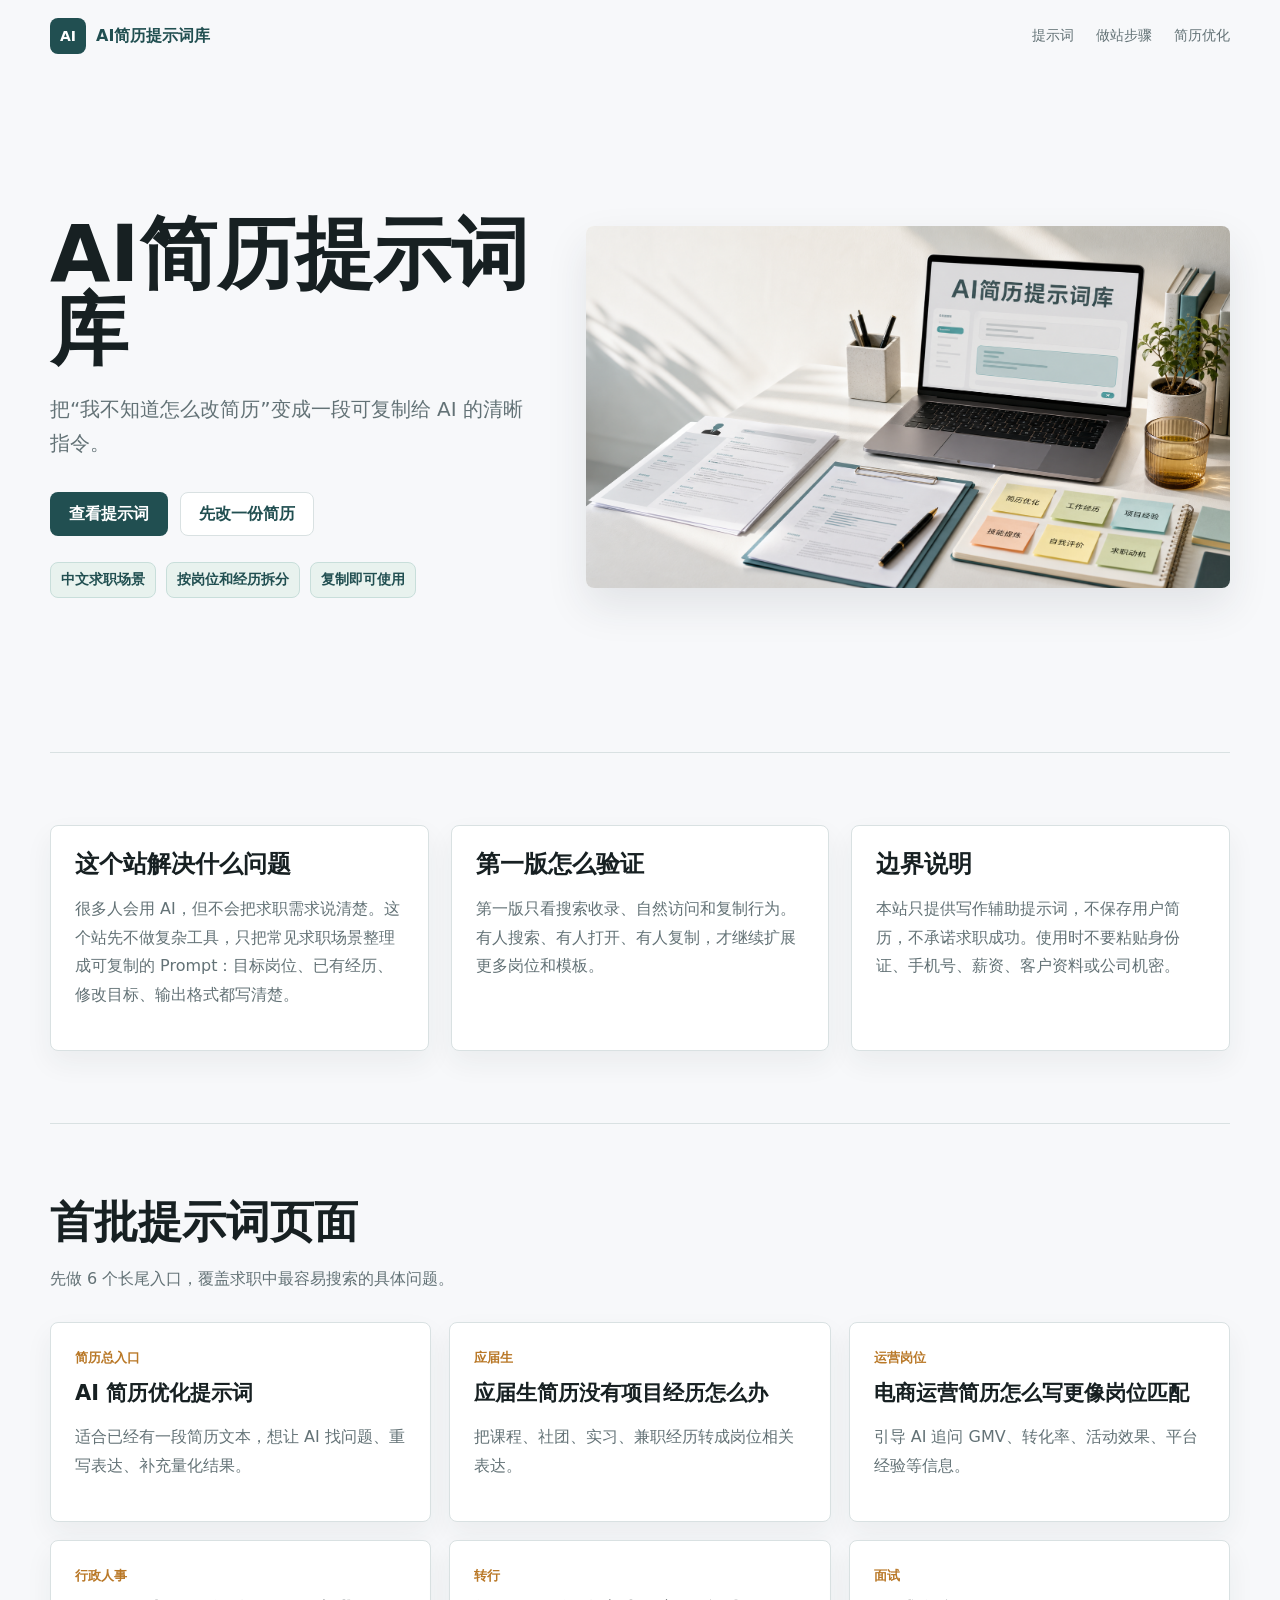
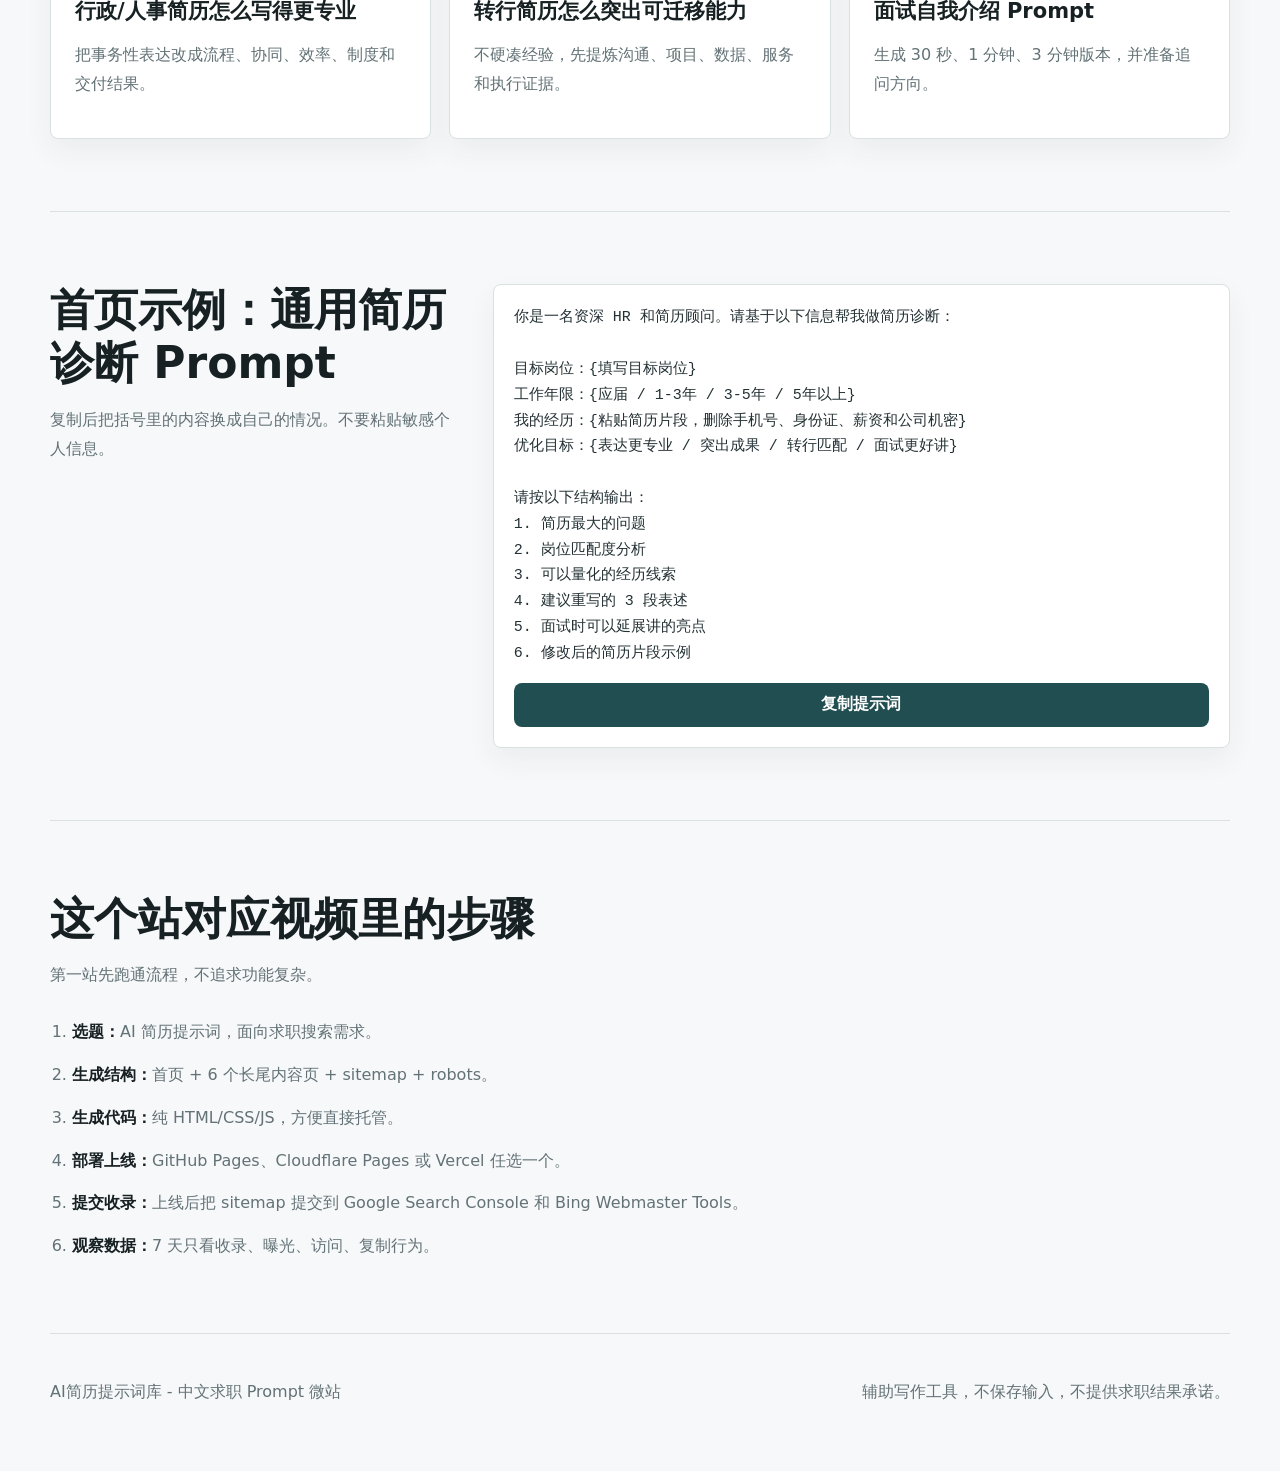
<file: index.html>
<!doctype html>
<html lang="zh-CN">
  <head>
    <meta charset="UTF-8" />
    <meta name="viewport" content="width=device-width, initial-scale=1.0" />
    <title>AI简历提示词库 - 简历优化、求职表达、面试准备 Prompt 模板</title>
    <meta
      name="description"
      content="AI简历提示词库收集可复制的中文求职 Prompt，覆盖应届生简历、转行简历、电商运营简历、行政人事简历、面试自我介绍和PPT汇报大纲。"
    />
    <meta name="keywords" content="AI简历提示词, 简历优化prompt, 中文简历模板, 求职AI工具, 面试自我介绍prompt" />
    <meta property="og:title" content="AI简历提示词库" />
    <meta property="og:description" content="复制中文求职 Prompt，让 AI 帮你改简历、搭大纲、准备面试。" />
    <meta property="og:type" content="website" />
    <meta property="og:image" content="./assets/ai-resume-hero.png" />
    <link rel="canonical" href="https://2569532049lxj-bot.github.io/ai-resume-prompts/" />
    <link rel="stylesheet" href="./styles.css" />
  </head>
  <body>
    <header class="site-header">
      <a class="brand" href="./index.html" aria-label="AI简历提示词库首页">
        <span class="brand-mark">AI</span>
        <span>AI简历提示词库</span>
      </a>
      <nav class="top-nav" aria-label="主导航">
        <a href="#templates">提示词</a>
        <a href="#process">做站步骤</a>
        <a href="./prompts/resume-ai-prompt.html">简历优化</a>
      </nav>
    </header>

    <main>
      <section class="hero">
        <div class="hero-copy">
          <h1>AI简历提示词库</h1>
          <p class="lead">把“我不知道怎么改简历”变成一段可复制给 AI 的清晰指令。</p>
          <div class="hero-actions">
            <a class="button primary" href="#templates">查看提示词</a>
            <a class="button secondary" href="./prompts/resume-ai-prompt.html">先改一份简历</a>
          </div>
          <ul class="hero-points" aria-label="站点内容">
            <li>中文求职场景</li>
            <li>按岗位和经历拆分</li>
            <li>复制即可使用</li>
          </ul>
        </div>
        <figure class="hero-media">
          <img src="./assets/ai-resume-hero.png" alt="桌面上的简历文档和 AI 简历提示词编辑界面" />
        </figure>
      </section>

      <section class="section intro-grid" aria-label="站点定位">
        <article>
          <h2>这个站解决什么问题</h2>
          <p>
            很多人会用 AI，但不会把求职需求说清楚。这个站先不做复杂工具，只把常见求职场景整理成可复制的
            Prompt：目标岗位、已有经历、修改目标、输出格式都写清楚。
          </p>
        </article>
        <article>
          <h2>第一版怎么验证</h2>
          <p>
            第一版只看搜索收录、自然访问和复制行为。有人搜索、有人打开、有人复制，才继续扩展更多岗位和模板。
          </p>
        </article>
        <article>
          <h2>边界说明</h2>
          <p>
            本站只提供写作辅助提示词，不保存用户简历，不承诺求职成功。使用时不要粘贴身份证、手机号、薪资、客户资料或公司机密。
          </p>
        </article>
      </section>

      <section class="section" id="templates">
        <div class="section-heading">
          <h2>首批提示词页面</h2>
          <p>先做 6 个长尾入口，覆盖求职中最容易搜索的具体问题。</p>
        </div>
        <div class="template-grid">
          <a class="template-card" href="./prompts/resume-ai-prompt.html">
            <span>简历总入口</span>
            <h3>AI 简历优化提示词</h3>
            <p>适合已经有一段简历文本，想让 AI 找问题、重写表达、补充量化结果。</p>
          </a>
          <a class="template-card" href="./prompts/fresh-graduate-resume.html">
            <span>应届生</span>
            <h3>应届生简历没有项目经历怎么办</h3>
            <p>把课程、社团、实习、兼职经历转成岗位相关表达。</p>
          </a>
          <a class="template-card" href="./prompts/ecommerce-operations-resume.html">
            <span>运营岗位</span>
            <h3>电商运营简历怎么写更像岗位匹配</h3>
            <p>引导 AI 追问 GMV、转化率、活动效果、平台经验等信息。</p>
          </a>
          <a class="template-card" href="./prompts/admin-hr-resume.html">
            <span>行政人事</span>
            <h3>行政/人事简历怎么写得更专业</h3>
            <p>把事务性表达改成流程、协同、效率、制度和交付结果。</p>
          </a>
          <a class="template-card" href="./prompts/career-change-resume.html">
            <span>转行</span>
            <h3>转行简历怎么突出可迁移能力</h3>
            <p>不硬凑经验，先提炼沟通、项目、数据、服务和执行证据。</p>
          </a>
          <a class="template-card" href="./prompts/interview-self-intro.html">
            <span>面试</span>
            <h3>面试自我介绍 Prompt</h3>
            <p>生成 30 秒、1 分钟、3 分钟版本，并准备追问方向。</p>
          </a>
        </div>
      </section>

      <section class="section prompt-demo" aria-label="示例提示词">
        <div>
          <h2>首页示例：通用简历诊断 Prompt</h2>
          <p>复制后把括号里的内容换成自己的情况。不要粘贴敏感个人信息。</p>
        </div>
        <div class="prompt-box">
          <pre id="home-prompt">你是一名资深 HR 和简历顾问。请基于以下信息帮我做简历诊断：

目标岗位：{填写目标岗位}
工作年限：{应届 / 1-3年 / 3-5年 / 5年以上}
我的经历：{粘贴简历片段，删除手机号、身份证、薪资和公司机密}
优化目标：{表达更专业 / 突出成果 / 转行匹配 / 面试更好讲}

请按以下结构输出：
1. 简历最大的问题
2. 岗位匹配度分析
3. 可以量化的经历线索
4. 建议重写的 3 段表述
5. 面试时可以延展讲的亮点
6. 修改后的简历片段示例</pre>
          <button class="copy-button" type="button" data-copy-target="home-prompt">复制提示词</button>
        </div>
      </section>

      <section class="section process" id="process">
        <div class="section-heading">
          <h2>这个站对应视频里的步骤</h2>
          <p>第一站先跑通流程，不追求功能复杂。</p>
        </div>
        <ol class="steps">
          <li><strong>选题：</strong>AI 简历提示词，面向求职搜索需求。</li>
          <li><strong>生成结构：</strong>首页 + 6 个长尾内容页 + sitemap + robots。</li>
          <li><strong>生成代码：</strong>纯 HTML/CSS/JS，方便直接托管。</li>
          <li><strong>部署上线：</strong>GitHub Pages、Cloudflare Pages 或 Vercel 任选一个。</li>
          <li><strong>提交收录：</strong>上线后把 sitemap 提交到 Google Search Console 和 Bing Webmaster Tools。</li>
          <li><strong>观察数据：</strong>7 天只看收录、曝光、访问、复制行为。</li>
        </ol>
      </section>
    </main>

    <footer class="site-footer">
      <p>AI简历提示词库 - 中文求职 Prompt 微站</p>
      <p>辅助写作工具，不保存输入，不提供求职结果承诺。</p>
    </footer>

    <script src="./site.js" type="module"></script>
  </body>
</html>
</file>
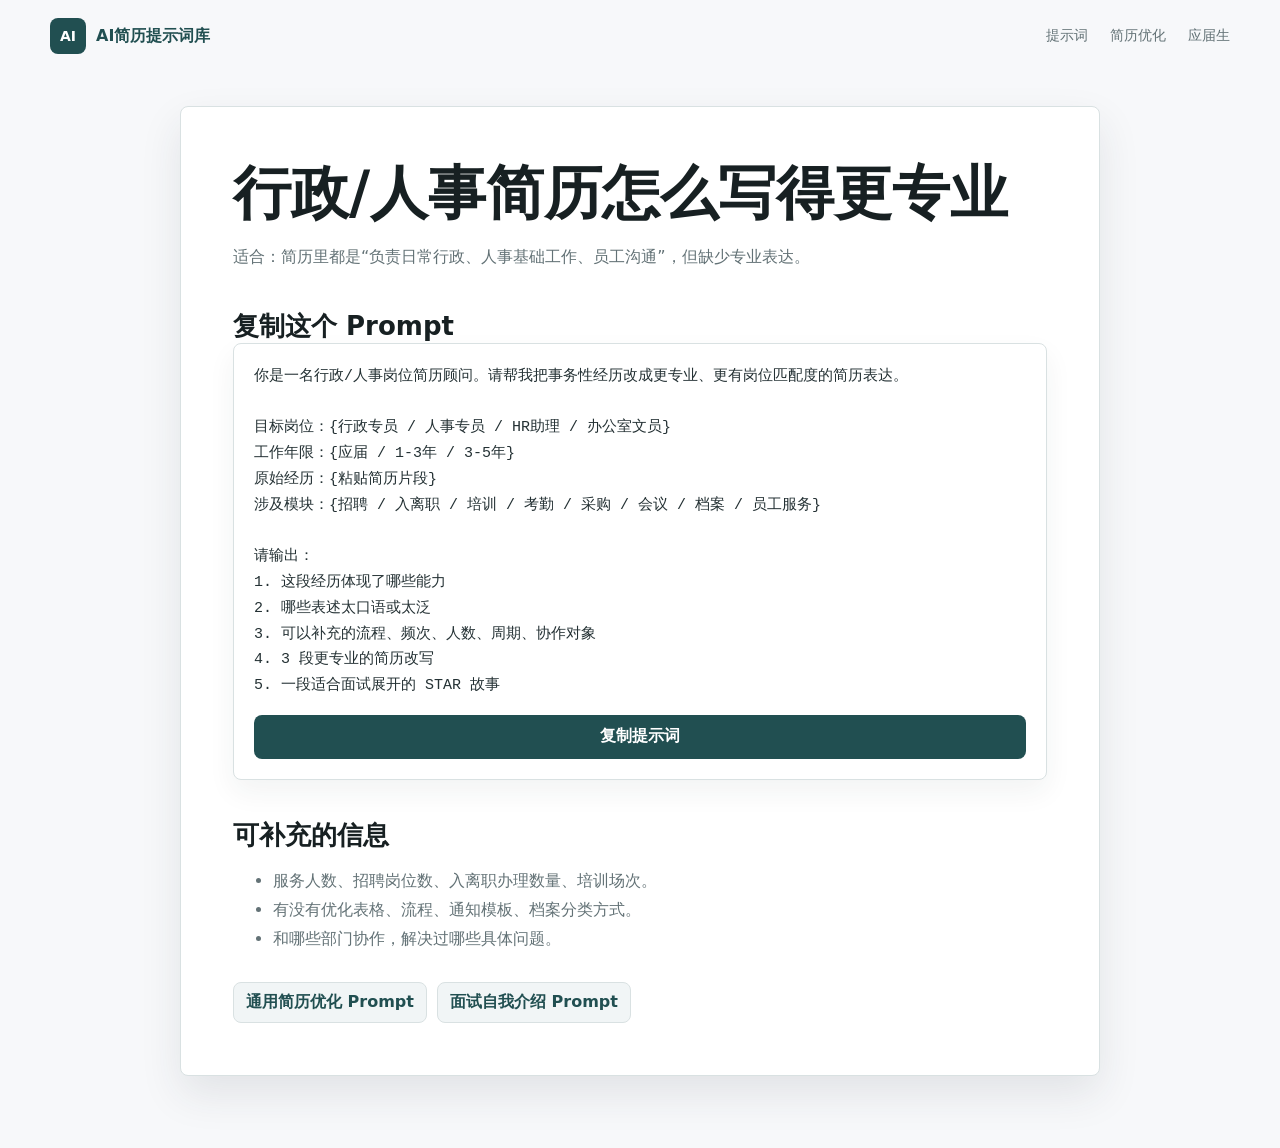
<file: admin-hr-resume.html>
<!doctype html>
<html lang="zh-CN">
  <head>
    <meta charset="UTF-8" />
    <meta name="viewport" content="width=device-width, initial-scale=1.0" />
    <title>行政人事简历怎么写 - AI 简历 Prompt</title>
    <meta name="description" content="行政和人事岗位简历 Prompt，把事务性工作改成流程、协同、效率、招聘、培训和员工服务相关表达。" />
    <link rel="canonical" href="https://2569532049lxj-bot.github.io/ai-resume-prompts/prompts/admin-hr-resume.html" />
    <link rel="stylesheet" href="../styles.css" />
  </head>
  <body>
    <header class="site-header">
      <a class="brand" href="../index.html"><span class="brand-mark">AI</span><span>AI简历提示词库</span></a>
      <nav class="top-nav" aria-label="主导航">
        <a href="../index.html#templates">提示词</a>
        <a href="./resume-ai-prompt.html">简历优化</a>
        <a href="./fresh-graduate-resume.html">应届生</a>
      </nav>
    </header>
    <main class="article-wrap">
      <article class="article">
        <h1>行政/人事简历怎么写得更专业</h1>
        <p class="meta">适合：简历里都是“负责日常行政、人事基础工作、员工沟通”，但缺少专业表达。</p>
        <h2>复制这个 Prompt</h2>
        <div class="prompt-box">
          <pre id="prompt">你是一名行政/人事岗位简历顾问。请帮我把事务性经历改成更专业、更有岗位匹配度的简历表达。

目标岗位：{行政专员 / 人事专员 / HR助理 / 办公室文员}
工作年限：{应届 / 1-3年 / 3-5年}
原始经历：{粘贴简历片段}
涉及模块：{招聘 / 入离职 / 培训 / 考勤 / 采购 / 会议 / 档案 / 员工服务}

请输出：
1. 这段经历体现了哪些能力
2. 哪些表述太口语或太泛
3. 可以补充的流程、频次、人数、周期、协作对象
4. 3 段更专业的简历改写
5. 一段适合面试展开的 STAR 故事</pre>
          <button class="copy-button" type="button" data-copy-target="prompt">复制提示词</button>
        </div>
        <h2>可补充的信息</h2>
        <ul>
          <li>服务人数、招聘岗位数、入离职办理数量、培训场次。</li>
          <li>有没有优化表格、流程、通知模板、档案分类方式。</li>
          <li>和哪些部门协作，解决过哪些具体问题。</li>
        </ul>
        <div class="related-links">
          <a href="./resume-ai-prompt.html">通用简历优化 Prompt</a>
          <a href="./interview-self-intro.html">面试自我介绍 Prompt</a>
        </div>
      </article>
    </main>
    <script src="../site.js" type="module"></script>
  </body>
</html>
</file>
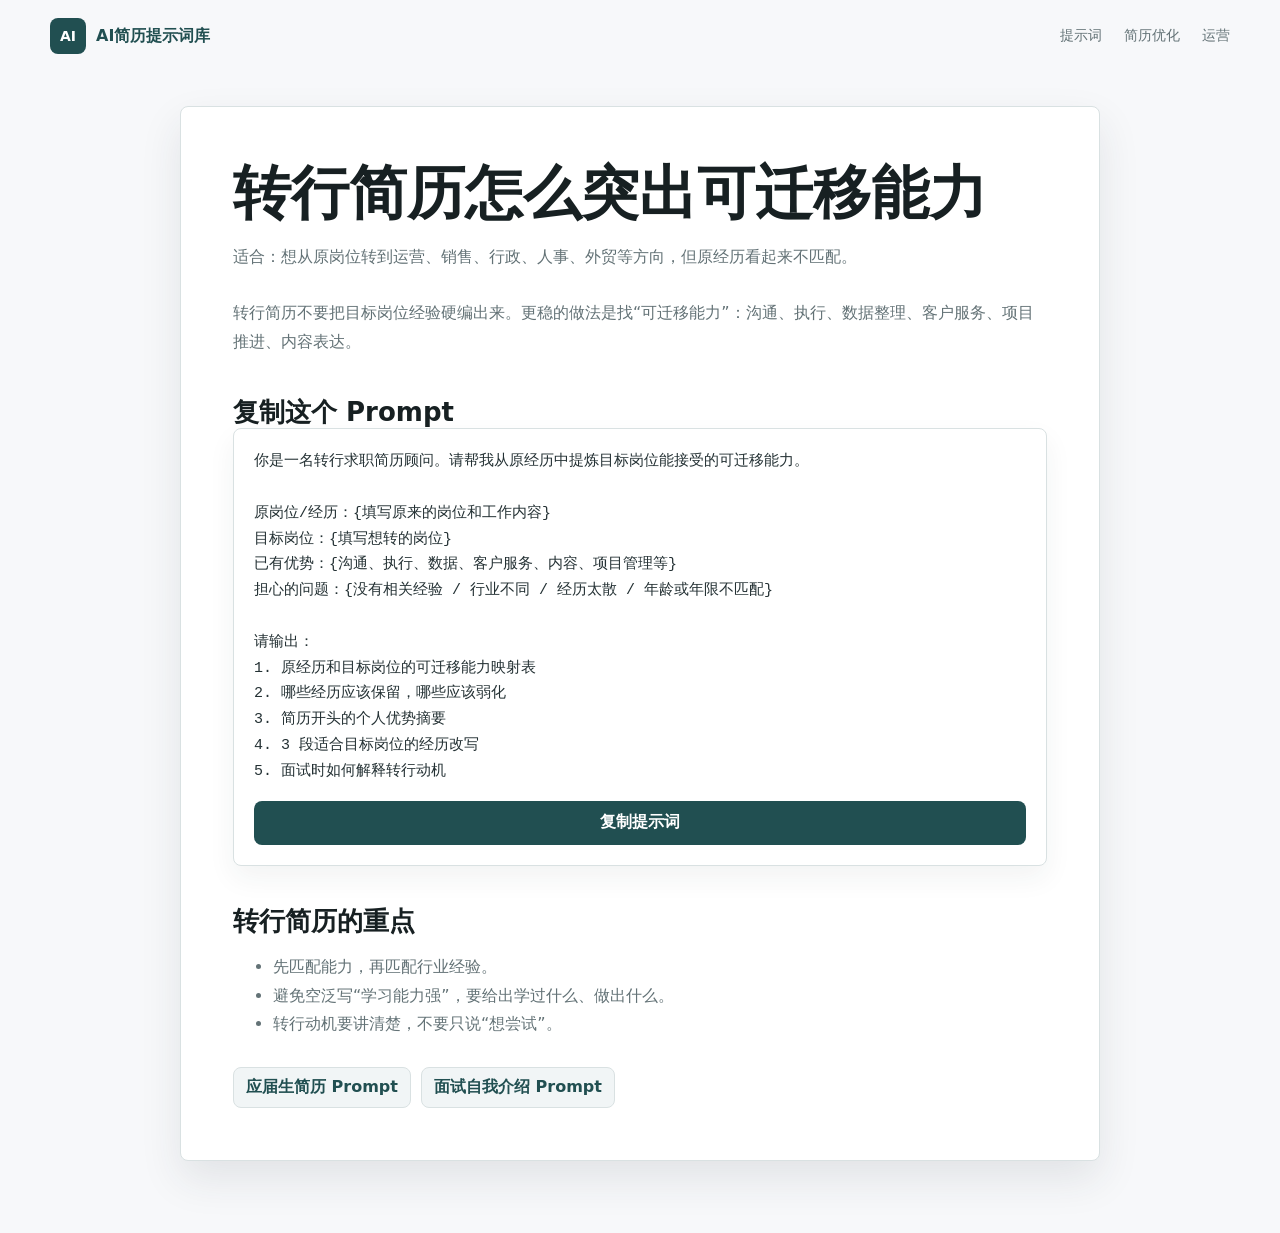
<file: career-change-resume.html>
<!doctype html>
<html lang="zh-CN">
  <head>
    <meta charset="UTF-8" />
    <meta name="viewport" content="width=device-width, initial-scale=1.0" />
    <title>转行简历怎么写 - AI 可迁移能力 Prompt</title>
    <meta name="description" content="转行简历 Prompt，帮助你从原经历里提炼可迁移能力，不硬凑经验，改成目标岗位能看懂的表达。" />
    <link rel="canonical" href="https://2569532049lxj-bot.github.io/ai-resume-prompts/prompts/career-change-resume.html" />
    <link rel="stylesheet" href="../styles.css" />
  </head>
  <body>
    <header class="site-header">
      <a class="brand" href="../index.html"><span class="brand-mark">AI</span><span>AI简历提示词库</span></a>
      <nav class="top-nav" aria-label="主导航">
        <a href="../index.html#templates">提示词</a>
        <a href="./resume-ai-prompt.html">简历优化</a>
        <a href="./ecommerce-operations-resume.html">运营</a>
      </nav>
    </header>
    <main class="article-wrap">
      <article class="article">
        <h1>转行简历怎么突出可迁移能力</h1>
        <p class="meta">适合：想从原岗位转到运营、销售、行政、人事、外贸等方向，但原经历看起来不匹配。</p>
        <p>
          转行简历不要把目标岗位经验硬编出来。更稳的做法是找“可迁移能力”：沟通、执行、数据整理、客户服务、项目推进、内容表达。
        </p>
        <h2>复制这个 Prompt</h2>
        <div class="prompt-box">
          <pre id="prompt">你是一名转行求职简历顾问。请帮我从原经历中提炼目标岗位能接受的可迁移能力。

原岗位/经历：{填写原来的岗位和工作内容}
目标岗位：{填写想转的岗位}
已有优势：{沟通、执行、数据、客户服务、内容、项目管理等}
担心的问题：{没有相关经验 / 行业不同 / 经历太散 / 年龄或年限不匹配}

请输出：
1. 原经历和目标岗位的可迁移能力映射表
2. 哪些经历应该保留，哪些应该弱化
3. 简历开头的个人优势摘要
4. 3 段适合目标岗位的经历改写
5. 面试时如何解释转行动机</pre>
          <button class="copy-button" type="button" data-copy-target="prompt">复制提示词</button>
        </div>
        <h2>转行简历的重点</h2>
        <ul>
          <li>先匹配能力，再匹配行业经验。</li>
          <li>避免空泛写“学习能力强”，要给出学过什么、做出什么。</li>
          <li>转行动机要讲清楚，不要只说“想尝试”。</li>
        </ul>
        <div class="related-links">
          <a href="./fresh-graduate-resume.html">应届生简历 Prompt</a>
          <a href="./interview-self-intro.html">面试自我介绍 Prompt</a>
        </div>
      </article>
    </main>
    <script src="../site.js" type="module"></script>
  </body>
</html>
</file>
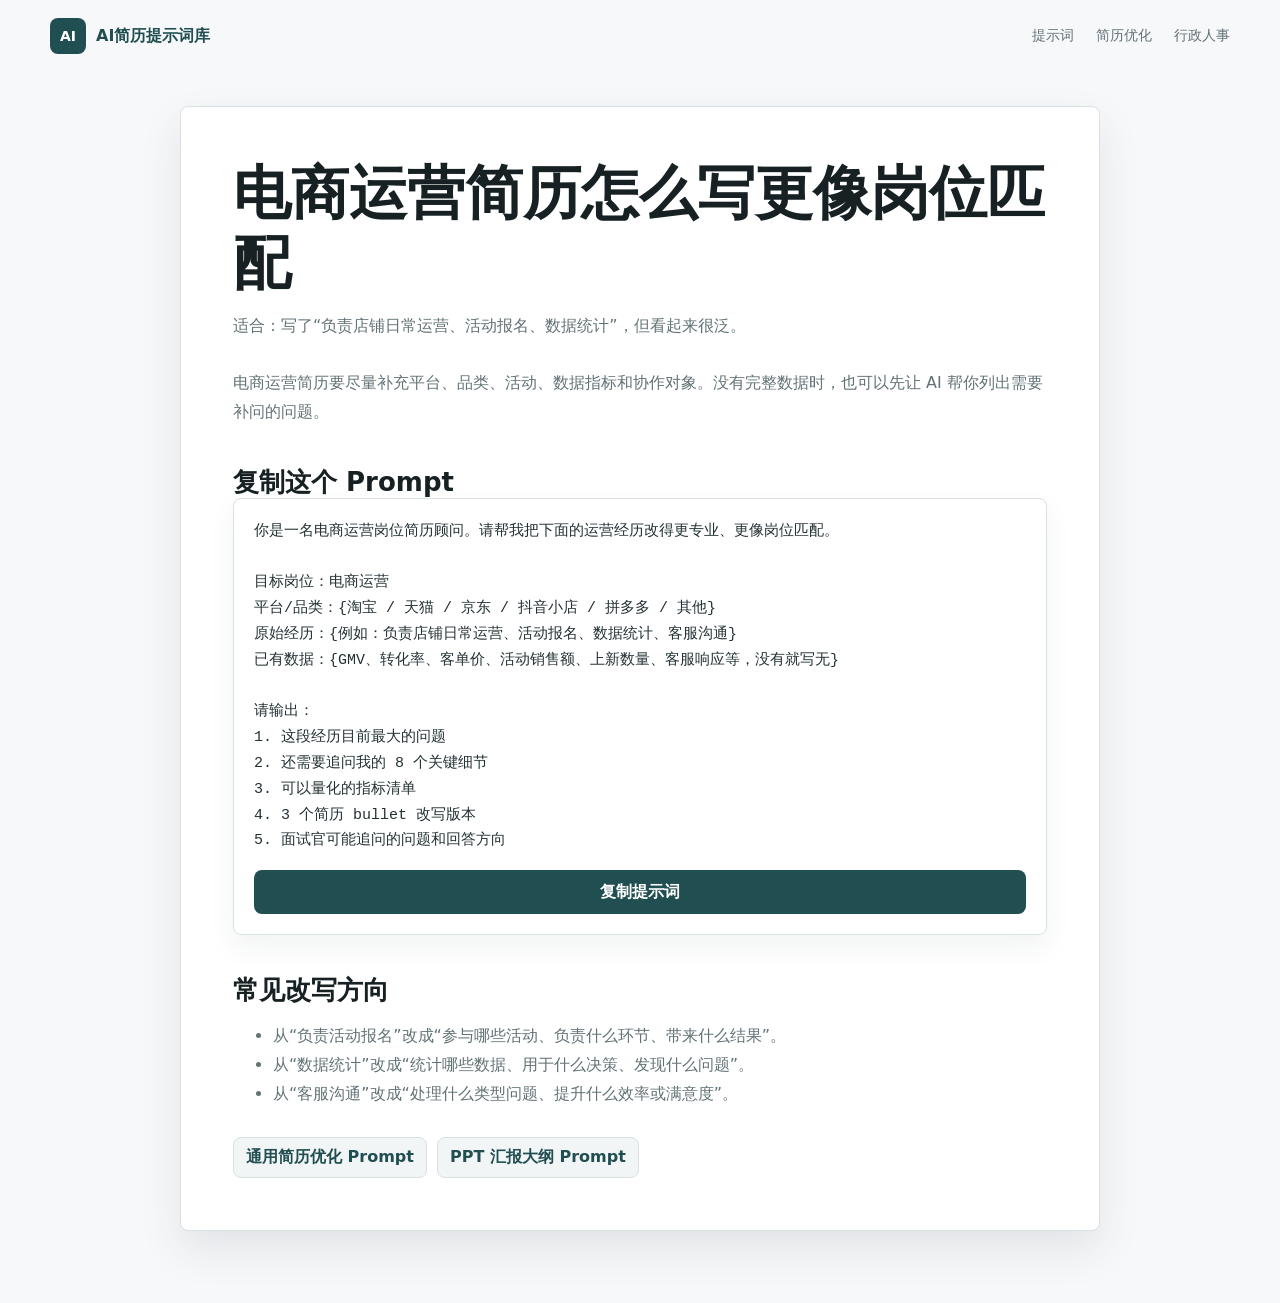
<file: ecommerce-operations-resume.html>
<!doctype html>
<html lang="zh-CN">
  <head>
    <meta charset="UTF-8" />
    <meta name="viewport" content="width=device-width, initial-scale=1.0" />
    <title>电商运营简历怎么写 - AI 简历优化 Prompt</title>
    <meta name="description" content="电商运营简历 Prompt，帮助你把店铺运营、活动报名、数据统计、客服沟通等经历改成更岗位匹配的表达。" />
    <link rel="canonical" href="https://2569532049lxj-bot.github.io/ai-resume-prompts/prompts/ecommerce-operations-resume.html" />
    <link rel="stylesheet" href="../styles.css" />
  </head>
  <body>
    <header class="site-header">
      <a class="brand" href="../index.html"><span class="brand-mark">AI</span><span>AI简历提示词库</span></a>
      <nav class="top-nav" aria-label="主导航">
        <a href="../index.html#templates">提示词</a>
        <a href="./resume-ai-prompt.html">简历优化</a>
        <a href="./admin-hr-resume.html">行政人事</a>
      </nav>
    </header>
    <main class="article-wrap">
      <article class="article">
        <h1>电商运营简历怎么写更像岗位匹配</h1>
        <p class="meta">适合：写了“负责店铺日常运营、活动报名、数据统计”，但看起来很泛。</p>
        <p>
          电商运营简历要尽量补充平台、品类、活动、数据指标和协作对象。没有完整数据时，也可以先让 AI 帮你列出需要补问的问题。
        </p>
        <h2>复制这个 Prompt</h2>
        <div class="prompt-box">
          <pre id="prompt">你是一名电商运营岗位简历顾问。请帮我把下面的运营经历改得更专业、更像岗位匹配。

目标岗位：电商运营
平台/品类：{淘宝 / 天猫 / 京东 / 抖音小店 / 拼多多 / 其他}
原始经历：{例如：负责店铺日常运营、活动报名、数据统计、客服沟通}
已有数据：{GMV、转化率、客单价、活动销售额、上新数量、客服响应等，没有就写无}

请输出：
1. 这段经历目前最大的问题
2. 还需要追问我的 8 个关键细节
3. 可以量化的指标清单
4. 3 个简历 bullet 改写版本
5. 面试官可能追问的问题和回答方向</pre>
          <button class="copy-button" type="button" data-copy-target="prompt">复制提示词</button>
        </div>
        <h2>常见改写方向</h2>
        <ul>
          <li>从“负责活动报名”改成“参与哪些活动、负责什么环节、带来什么结果”。</li>
          <li>从“数据统计”改成“统计哪些数据、用于什么决策、发现什么问题”。</li>
          <li>从“客服沟通”改成“处理什么类型问题、提升什么效率或满意度”。</li>
        </ul>
        <div class="related-links">
          <a href="./resume-ai-prompt.html">通用简历优化 Prompt</a>
          <a href="./ppt-outline-prompt.html">PPT 汇报大纲 Prompt</a>
        </div>
      </article>
    </main>
    <script src="../site.js" type="module"></script>
  </body>
</html>
</file>
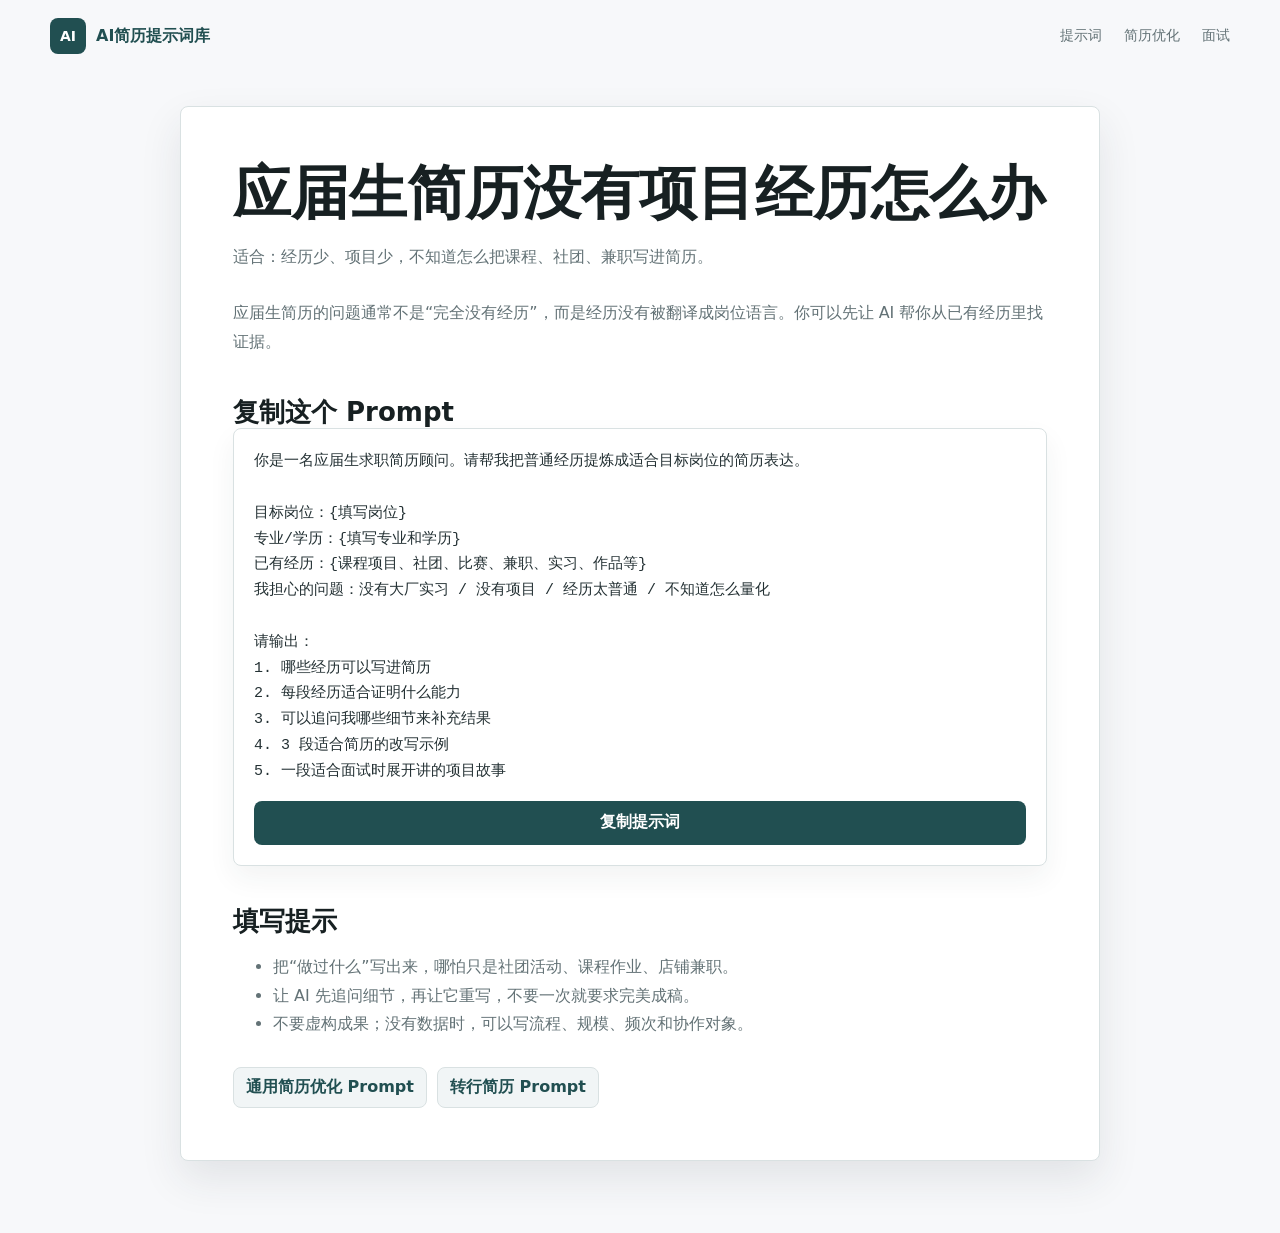
<file: fresh-graduate-resume.html>
<!doctype html>
<html lang="zh-CN">
  <head>
    <meta charset="UTF-8" />
    <meta name="viewport" content="width=device-width, initial-scale=1.0" />
    <title>应届生简历没有项目经历怎么办 - AI 简历 Prompt</title>
    <meta name="description" content="应届生简历没有项目经历时，可以用这个 AI Prompt 把课程、社团、实习、兼职和作品经历提炼成岗位匹配表达。" />
    <link rel="canonical" href="https://2569532049lxj-bot.github.io/ai-resume-prompts/prompts/fresh-graduate-resume.html" />
    <link rel="stylesheet" href="../styles.css" />
  </head>
  <body>
    <header class="site-header">
      <a class="brand" href="../index.html"><span class="brand-mark">AI</span><span>AI简历提示词库</span></a>
      <nav class="top-nav" aria-label="主导航">
        <a href="../index.html#templates">提示词</a>
        <a href="./resume-ai-prompt.html">简历优化</a>
        <a href="./interview-self-intro.html">面试</a>
      </nav>
    </header>
    <main class="article-wrap">
      <article class="article">
        <h1>应届生简历没有项目经历怎么办</h1>
        <p class="meta">适合：经历少、项目少，不知道怎么把课程、社团、兼职写进简历。</p>
        <p>
          应届生简历的问题通常不是“完全没有经历”，而是经历没有被翻译成岗位语言。你可以先让 AI 帮你从已有经历里找证据。
        </p>
        <h2>复制这个 Prompt</h2>
        <div class="prompt-box">
          <pre id="prompt">你是一名应届生求职简历顾问。请帮我把普通经历提炼成适合目标岗位的简历表达。

目标岗位：{填写岗位}
专业/学历：{填写专业和学历}
已有经历：{课程项目、社团、比赛、兼职、实习、作品等}
我担心的问题：没有大厂实习 / 没有项目 / 经历太普通 / 不知道怎么量化

请输出：
1. 哪些经历可以写进简历
2. 每段经历适合证明什么能力
3. 可以追问我哪些细节来补充结果
4. 3 段适合简历的改写示例
5. 一段适合面试时展开讲的项目故事</pre>
          <button class="copy-button" type="button" data-copy-target="prompt">复制提示词</button>
        </div>
        <h2>填写提示</h2>
        <ul>
          <li>把“做过什么”写出来，哪怕只是社团活动、课程作业、店铺兼职。</li>
          <li>让 AI 先追问细节，再让它重写，不要一次就要求完美成稿。</li>
          <li>不要虚构成果；没有数据时，可以写流程、规模、频次和协作对象。</li>
        </ul>
        <div class="related-links">
          <a href="./resume-ai-prompt.html">通用简历优化 Prompt</a>
          <a href="./career-change-resume.html">转行简历 Prompt</a>
        </div>
      </article>
    </main>
    <script src="../site.js" type="module"></script>
  </body>
</html>
</file>
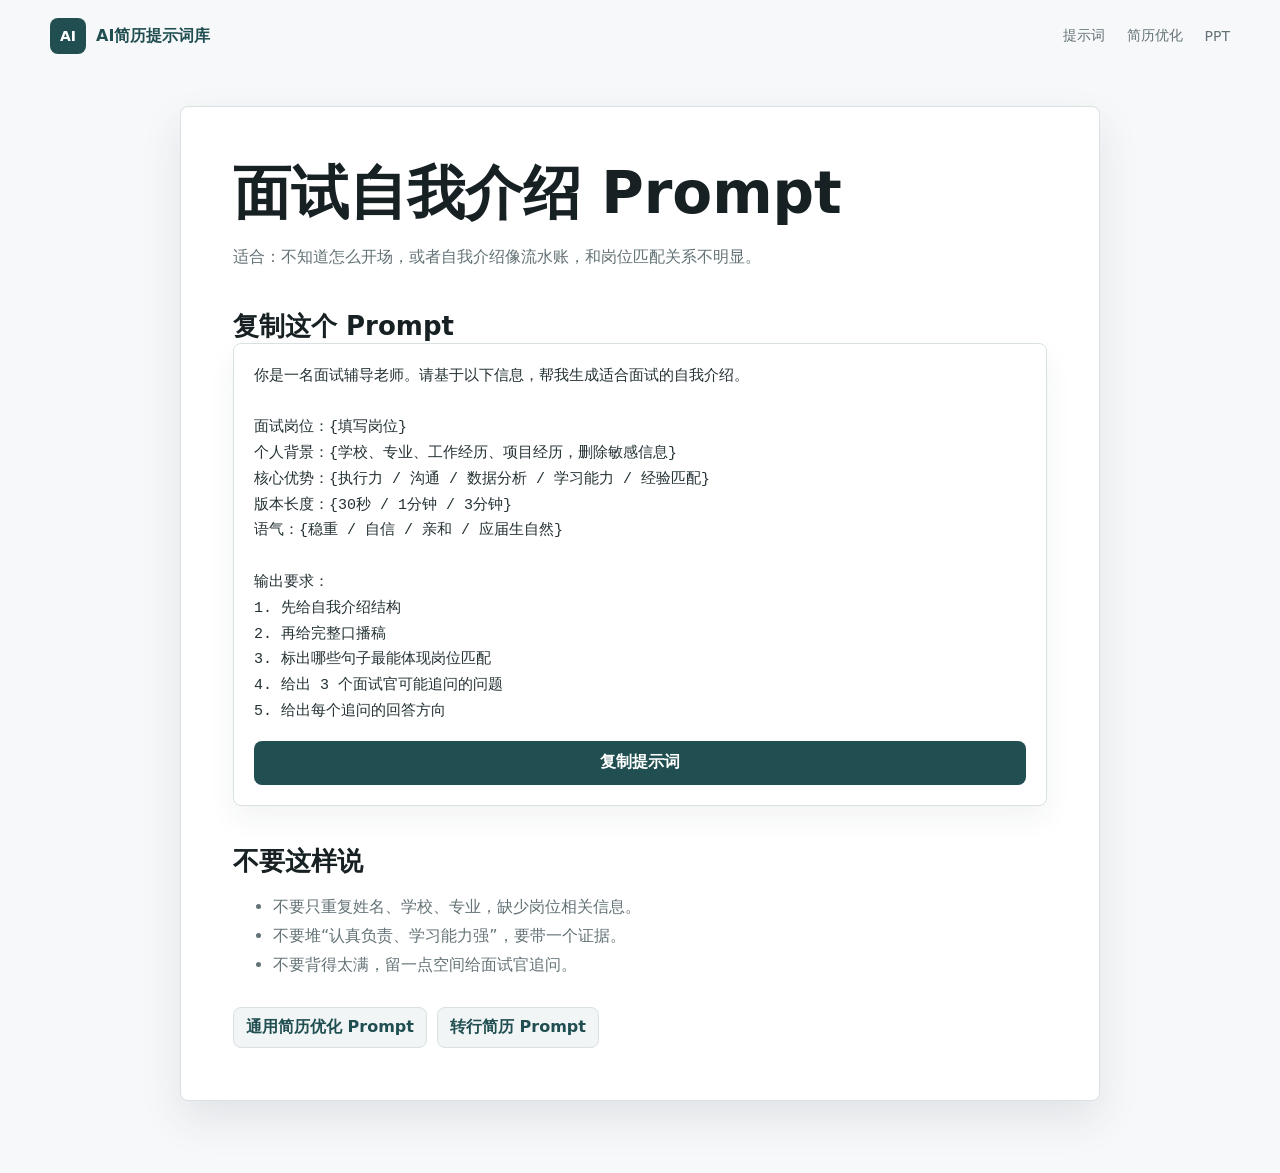
<file: interview-self-intro.html>
<!doctype html>
<html lang="zh-CN">
  <head>
    <meta charset="UTF-8" />
    <meta name="viewport" content="width=device-width, initial-scale=1.0" />
    <title>面试自我介绍 Prompt - 30 秒、1 分钟、3 分钟版本</title>
    <meta name="description" content="面试自我介绍 Prompt，基于岗位、背景、优势和语气生成 30 秒、1 分钟、3 分钟口播稿，并准备面试官追问。" />
    <link rel="canonical" href="https://2569532049lxj-bot.github.io/ai-resume-prompts/prompts/interview-self-intro.html" />
    <link rel="stylesheet" href="../styles.css" />
  </head>
  <body>
    <header class="site-header">
      <a class="brand" href="../index.html"><span class="brand-mark">AI</span><span>AI简历提示词库</span></a>
      <nav class="top-nav" aria-label="主导航">
        <a href="../index.html#templates">提示词</a>
        <a href="./resume-ai-prompt.html">简历优化</a>
        <a href="./ppt-outline-prompt.html">PPT</a>
      </nav>
    </header>
    <main class="article-wrap">
      <article class="article">
        <h1>面试自我介绍 Prompt</h1>
        <p class="meta">适合：不知道怎么开场，或者自我介绍像流水账，和岗位匹配关系不明显。</p>
        <h2>复制这个 Prompt</h2>
        <div class="prompt-box">
          <pre id="prompt">你是一名面试辅导老师。请基于以下信息，帮我生成适合面试的自我介绍。

面试岗位：{填写岗位}
个人背景：{学校、专业、工作经历、项目经历，删除敏感信息}
核心优势：{执行力 / 沟通 / 数据分析 / 学习能力 / 经验匹配}
版本长度：{30秒 / 1分钟 / 3分钟}
语气：{稳重 / 自信 / 亲和 / 应届生自然}

输出要求：
1. 先给自我介绍结构
2. 再给完整口播稿
3. 标出哪些句子最能体现岗位匹配
4. 给出 3 个面试官可能追问的问题
5. 给出每个追问的回答方向</pre>
          <button class="copy-button" type="button" data-copy-target="prompt">复制提示词</button>
        </div>
        <h2>不要这样说</h2>
        <ul>
          <li>不要只重复姓名、学校、专业，缺少岗位相关信息。</li>
          <li>不要堆“认真负责、学习能力强”，要带一个证据。</li>
          <li>不要背得太满，留一点空间给面试官追问。</li>
        </ul>
        <div class="related-links">
          <a href="./resume-ai-prompt.html">通用简历优化 Prompt</a>
          <a href="./career-change-resume.html">转行简历 Prompt</a>
        </div>
      </article>
    </main>
    <script src="../site.js" type="module"></script>
  </body>
</html>
</file>
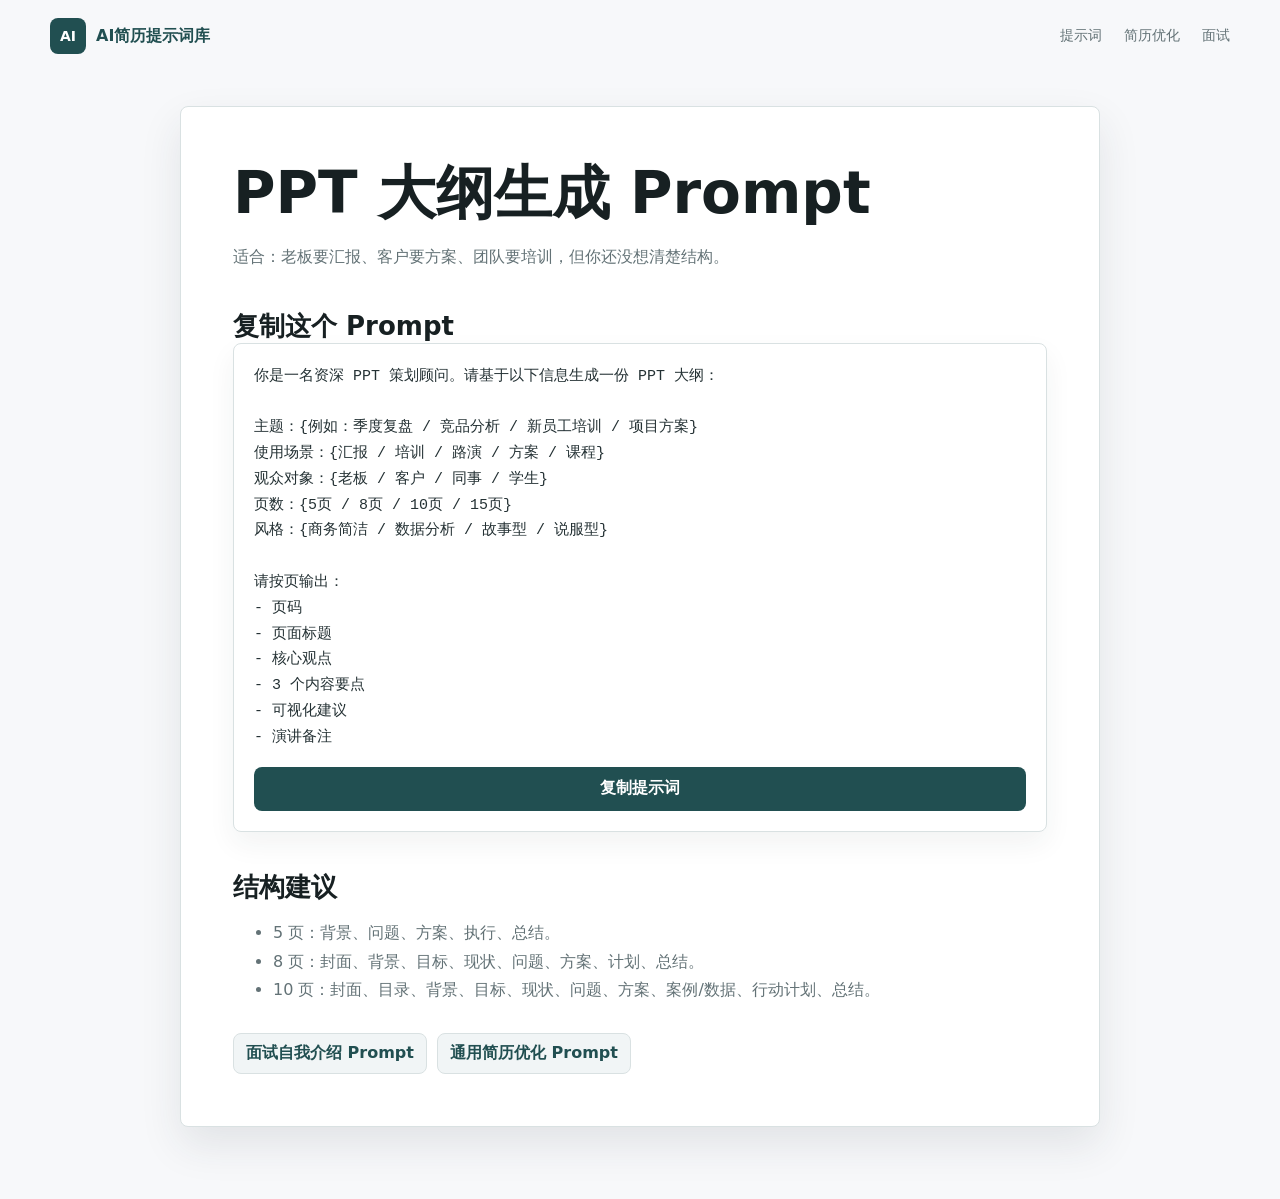
<file: ppt-outline-prompt.html>
<!doctype html>
<html lang="zh-CN">
  <head>
    <meta charset="UTF-8" />
    <meta name="viewport" content="width=device-width, initial-scale=1.0" />
    <title>PPT 大纲生成 Prompt - 汇报、培训、方案结构</title>
    <meta name="description" content="PPT 大纲生成 Prompt，适合季度复盘、竞品分析、培训课件、方案汇报，按页输出标题、观点、要点和可视化建议。" />
    <link rel="canonical" href="https://2569532049lxj-bot.github.io/ai-resume-prompts/prompts/ppt-outline-prompt.html" />
    <link rel="stylesheet" href="../styles.css" />
  </head>
  <body>
    <header class="site-header">
      <a class="brand" href="../index.html"><span class="brand-mark">AI</span><span>AI简历提示词库</span></a>
      <nav class="top-nav" aria-label="主导航">
        <a href="../index.html#templates">提示词</a>
        <a href="./resume-ai-prompt.html">简历优化</a>
        <a href="./interview-self-intro.html">面试</a>
      </nav>
    </header>
    <main class="article-wrap">
      <article class="article">
        <h1>PPT 大纲生成 Prompt</h1>
        <p class="meta">适合：老板要汇报、客户要方案、团队要培训，但你还没想清楚结构。</p>
        <h2>复制这个 Prompt</h2>
        <div class="prompt-box">
          <pre id="prompt">你是一名资深 PPT 策划顾问。请基于以下信息生成一份 PPT 大纲：

主题：{例如：季度复盘 / 竞品分析 / 新员工培训 / 项目方案}
使用场景：{汇报 / 培训 / 路演 / 方案 / 课程}
观众对象：{老板 / 客户 / 同事 / 学生}
页数：{5页 / 8页 / 10页 / 15页}
风格：{商务简洁 / 数据分析 / 故事型 / 说服型}

请按页输出：
- 页码
- 页面标题
- 核心观点
- 3 个内容要点
- 可视化建议
- 演讲备注</pre>
          <button class="copy-button" type="button" data-copy-target="prompt">复制提示词</button>
        </div>
        <h2>结构建议</h2>
        <ul>
          <li>5 页：背景、问题、方案、执行、总结。</li>
          <li>8 页：封面、背景、目标、现状、问题、方案、计划、总结。</li>
          <li>10 页：封面、目录、背景、目标、现状、问题、方案、案例/数据、行动计划、总结。</li>
        </ul>
        <div class="related-links">
          <a href="./interview-self-intro.html">面试自我介绍 Prompt</a>
          <a href="./resume-ai-prompt.html">通用简历优化 Prompt</a>
        </div>
      </article>
    </main>
    <script src="../site.js" type="module"></script>
  </body>
</html>
</file>
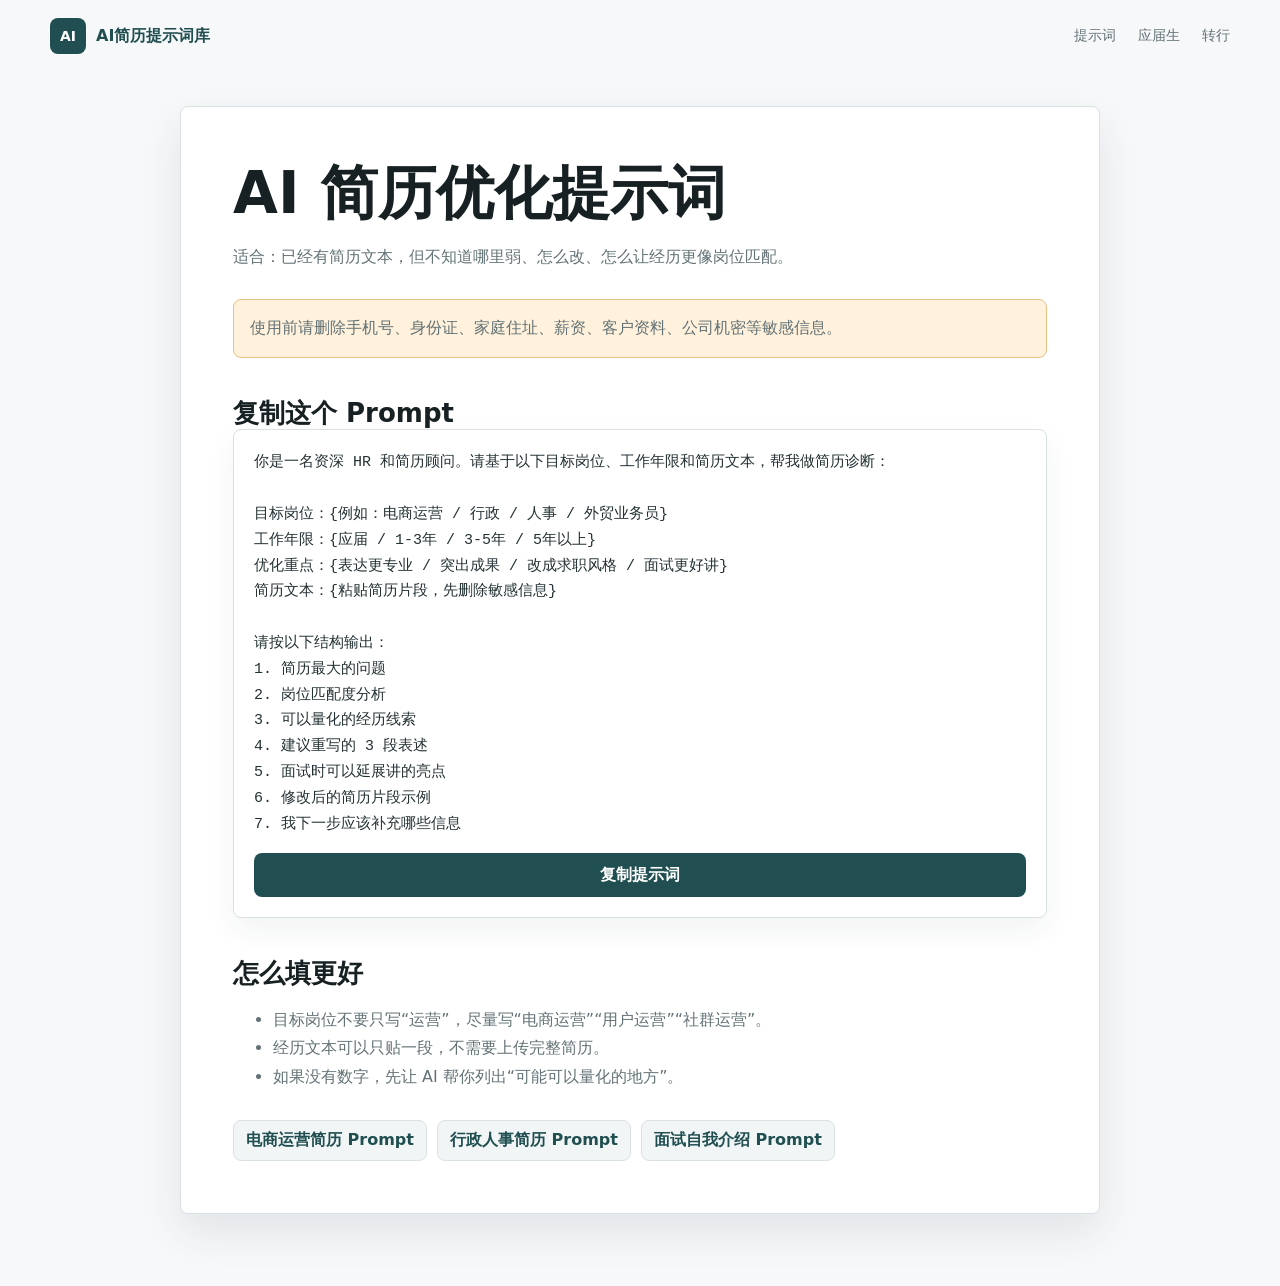
<file: resume-ai-prompt.html>
<!doctype html>
<html lang="zh-CN">
  <head>
    <meta charset="UTF-8" />
    <meta name="viewport" content="width=device-width, initial-scale=1.0" />
    <title>AI 简历优化提示词 - 中文简历诊断 Prompt 模板</title>
    <meta name="description" content="复制 AI 简历优化提示词，让 AI 按目标岗位、工作年限、经历文本和优化重点输出简历问题、岗位匹配度和重写建议。" />
    <link rel="canonical" href="https://2569532049lxj-bot.github.io/ai-resume-prompts/prompts/resume-ai-prompt.html" />
    <link rel="stylesheet" href="../styles.css" />
  </head>
  <body>
    <header class="site-header">
      <a class="brand" href="../index.html"><span class="brand-mark">AI</span><span>AI简历提示词库</span></a>
      <nav class="top-nav" aria-label="主导航">
        <a href="../index.html#templates">提示词</a>
        <a href="./fresh-graduate-resume.html">应届生</a>
        <a href="./career-change-resume.html">转行</a>
      </nav>
    </header>
    <main class="article-wrap">
      <article class="article">
        <h1>AI 简历优化提示词</h1>
        <p class="meta">适合：已经有简历文本，但不知道哪里弱、怎么改、怎么让经历更像岗位匹配。</p>
        <p class="warning">使用前请删除手机号、身份证、家庭住址、薪资、客户资料、公司机密等敏感信息。</p>
        <h2>复制这个 Prompt</h2>
        <div class="prompt-box">
          <pre id="prompt">你是一名资深 HR 和简历顾问。请基于以下目标岗位、工作年限和简历文本，帮我做简历诊断：

目标岗位：{例如：电商运营 / 行政 / 人事 / 外贸业务员}
工作年限：{应届 / 1-3年 / 3-5年 / 5年以上}
优化重点：{表达更专业 / 突出成果 / 改成求职风格 / 面试更好讲}
简历文本：{粘贴简历片段，先删除敏感信息}

请按以下结构输出：
1. 简历最大的问题
2. 岗位匹配度分析
3. 可以量化的经历线索
4. 建议重写的 3 段表述
5. 面试时可以延展讲的亮点
6. 修改后的简历片段示例
7. 我下一步应该补充哪些信息</pre>
          <button class="copy-button" type="button" data-copy-target="prompt">复制提示词</button>
        </div>
        <h2>怎么填更好</h2>
        <ul>
          <li>目标岗位不要只写“运营”，尽量写“电商运营”“用户运营”“社群运营”。</li>
          <li>经历文本可以只贴一段，不需要上传完整简历。</li>
          <li>如果没有数字，先让 AI 帮你列出“可能可以量化的地方”。</li>
        </ul>
        <div class="related-links">
          <a href="./ecommerce-operations-resume.html">电商运营简历 Prompt</a>
          <a href="./admin-hr-resume.html">行政人事简历 Prompt</a>
          <a href="./interview-self-intro.html">面试自我介绍 Prompt</a>
        </div>
      </article>
    </main>
    <script src="../site.js" type="module"></script>
  </body>
</html>
</file>
<file: styles.css>
:root {
  color-scheme: light;
  --bg: #f7f8fa;
  --paper: #ffffff;
  --paper-soft: #f1f5f6;
  --ink: #172022;
  --muted: #637276;
  --line: #d9e1e2;
  --teal: #376f70;
  --teal-dark: #214f51;
  --amber: #b97827;
  --amber-soft: #fff1db;
  --green-soft: #e8f2ee;
  --shadow: 0 18px 42px rgba(35, 52, 56, 0.1);
  --radius: 8px;
  font-family:
    Inter, "PingFang SC", "Microsoft YaHei", "Noto Sans CJK SC", system-ui, -apple-system, BlinkMacSystemFont, sans-serif;
}

* {
  box-sizing: border-box;
}

html {
  scroll-behavior: smooth;
}

body {
  margin: 0;
  min-width: 320px;
  background: var(--bg);
  color: var(--ink);
  letter-spacing: 0;
}

a {
  color: inherit;
  text-decoration: none;
}

img {
  max-width: 100%;
  display: block;
}

button {
  font: inherit;
}

.site-header {
  width: min(1180px, calc(100vw - 40px));
  height: 72px;
  margin: 0 auto;
  display: flex;
  align-items: center;
  justify-content: space-between;
  gap: 24px;
}

.brand {
  display: inline-flex;
  align-items: center;
  gap: 10px;
  font-weight: 800;
  color: var(--teal-dark);
}

.brand-mark {
  width: 36px;
  height: 36px;
  display: grid;
  place-items: center;
  border-radius: 8px;
  background: var(--teal-dark);
  color: #fff;
  font-size: 14px;
  letter-spacing: 0;
}

.top-nav {
  display: flex;
  align-items: center;
  gap: 22px;
  color: var(--muted);
  font-size: 14px;
}

.top-nav a:hover {
  color: var(--teal-dark);
}

.hero {
  width: min(1180px, calc(100vw - 40px));
  min-height: 680px;
  margin: 0 auto;
  display: grid;
  grid-template-columns: minmax(0, 0.95fr) minmax(420px, 1.25fr);
  align-items: center;
  gap: 46px;
  padding: 72px 0 82px;
}

.hero-copy h1 {
  margin: 0;
  font-size: clamp(42px, 7vw, 78px);
  line-height: 0.98;
  letter-spacing: 0;
  color: var(--ink);
}

.lead {
  margin: 24px 0 0;
  max-width: 520px;
  font-size: 20px;
  line-height: 1.7;
  color: var(--muted);
}

.hero-actions {
  display: flex;
  flex-wrap: wrap;
  gap: 12px;
  margin-top: 32px;
}

.button,
.copy-button {
  min-height: 44px;
  display: inline-flex;
  align-items: center;
  justify-content: center;
  border-radius: 8px;
  padding: 0 18px;
  border: 1px solid transparent;
  font-weight: 700;
  cursor: pointer;
}

.button.primary,
.copy-button {
  background: var(--teal-dark);
  color: #fff;
}

.button.secondary {
  background: var(--paper);
  border-color: var(--line);
  color: var(--teal-dark);
}

.hero-points {
  list-style: none;
  padding: 0;
  margin: 26px 0 0;
  display: flex;
  flex-wrap: wrap;
  gap: 10px;
}

.hero-points li {
  background: var(--green-soft);
  color: var(--teal-dark);
  border: 1px solid #c8deda;
  border-radius: 8px;
  padding: 8px 10px;
  font-size: 14px;
  font-weight: 700;
}

.hero-media {
  margin: 0;
  border-radius: 8px;
  overflow: hidden;
  box-shadow: var(--shadow);
  background: var(--paper);
}

.hero-media img {
  aspect-ratio: 16 / 9;
  width: 100%;
  object-fit: cover;
}

.section {
  width: min(1180px, calc(100vw - 40px));
  margin: 0 auto;
  padding: 72px 0;
  border-top: 1px solid var(--line);
}

.intro-grid {
  display: grid;
  grid-template-columns: repeat(3, minmax(0, 1fr));
  gap: 22px;
}

.intro-grid article,
.template-card,
.prompt-box {
  background: var(--paper);
  border: 1px solid var(--line);
  border-radius: var(--radius);
  box-shadow: 0 12px 28px rgba(35, 52, 56, 0.06);
}

.intro-grid article {
  padding: 24px;
}

.intro-grid h2,
.section-heading h2,
.prompt-demo h2,
.article h1,
.article h2 {
  margin: 0;
  color: var(--ink);
  line-height: 1.2;
  letter-spacing: 0;
}

.intro-grid p,
.section-heading p,
.template-card p,
.prompt-demo p,
.article p,
.article li {
  color: var(--muted);
  line-height: 1.8;
}

.section-heading {
  max-width: 720px;
  margin-bottom: 28px;
}

.section-heading h2,
.prompt-demo h2 {
  font-size: clamp(28px, 4vw, 44px);
}

.template-grid {
  display: grid;
  grid-template-columns: repeat(3, minmax(0, 1fr));
  gap: 18px;
}

.template-card {
  padding: 24px;
  transition: transform 160ms ease, border-color 160ms ease, box-shadow 160ms ease;
}

.template-card:hover {
  transform: translateY(-3px);
  border-color: #a8c7c4;
  box-shadow: var(--shadow);
}

.template-card span {
  color: var(--amber);
  font-size: 13px;
  font-weight: 800;
}

.template-card h3 {
  margin: 12px 0 10px;
  font-size: 21px;
  line-height: 1.35;
  letter-spacing: 0;
}

.prompt-demo {
  display: grid;
  grid-template-columns: minmax(260px, 0.72fr) minmax(420px, 1.28fr);
  gap: 28px;
  align-items: start;
}

.prompt-box {
  padding: 20px;
}

pre {
  margin: 0;
  white-space: pre-wrap;
  word-break: break-word;
  line-height: 1.72;
  color: #243134;
  font-size: 15px;
}

.copy-button {
  width: 100%;
  margin-top: 16px;
  border: 0;
}

.copy-button.is-copied {
  background: var(--amber);
}

.steps {
  margin: 0;
  padding-left: 22px;
  display: grid;
  gap: 14px;
  color: var(--muted);
  line-height: 1.8;
}

.steps strong {
  color: var(--ink);
}

.site-footer {
  width: min(1180px, calc(100vw - 40px));
  margin: 0 auto;
  padding: 32px 0 52px;
  color: var(--muted);
  display: flex;
  justify-content: space-between;
  gap: 20px;
  border-top: 1px solid var(--line);
}

.article-wrap {
  width: min(920px, calc(100vw - 40px));
  margin: 0 auto;
  padding: 34px 0 72px;
}

.article {
  background: var(--paper);
  border: 1px solid var(--line);
  border-radius: var(--radius);
  padding: clamp(24px, 5vw, 52px);
  box-shadow: var(--shadow);
}

.article h1 {
  font-size: clamp(34px, 6vw, 58px);
}

.article h2 {
  margin-top: 40px;
  font-size: 26px;
}

.article .meta {
  margin: 14px 0 28px;
  color: var(--muted);
}

.warning {
  background: var(--amber-soft);
  border: 1px solid #e8c084;
  border-radius: 8px;
  padding: 14px 16px;
  color: #7b4a13;
  line-height: 1.7;
}

.related-links {
  display: flex;
  flex-wrap: wrap;
  gap: 10px;
  margin-top: 28px;
}

.related-links a {
  border: 1px solid var(--line);
  border-radius: 8px;
  padding: 9px 12px;
  color: var(--teal-dark);
  background: var(--paper-soft);
  font-weight: 700;
}

@media (max-width: 900px) {
  .site-header {
    height: auto;
    padding: 18px 0;
    align-items: flex-start;
    flex-direction: column;
  }

  .top-nav {
    width: 100%;
    overflow-x: auto;
    padding-bottom: 4px;
  }

  .hero,
  .prompt-demo {
    grid-template-columns: 1fr;
  }

  .hero {
    min-height: auto;
    gap: 28px;
    padding: 22px 0 56px;
  }

  .intro-grid,
  .template-grid {
    grid-template-columns: 1fr;
  }

  .site-footer {
    flex-direction: column;
  }
}

@media (max-width: 520px) {
  .site-header,
  .hero,
  .section,
  .article-wrap,
  .site-footer {
    width: min(100vw - 28px, 1180px);
  }

  .hero-copy h1 {
    font-size: 42px;
  }

  .lead {
    font-size: 17px;
  }

  .button,
  .copy-button {
    width: 100%;
  }
}
</file>
